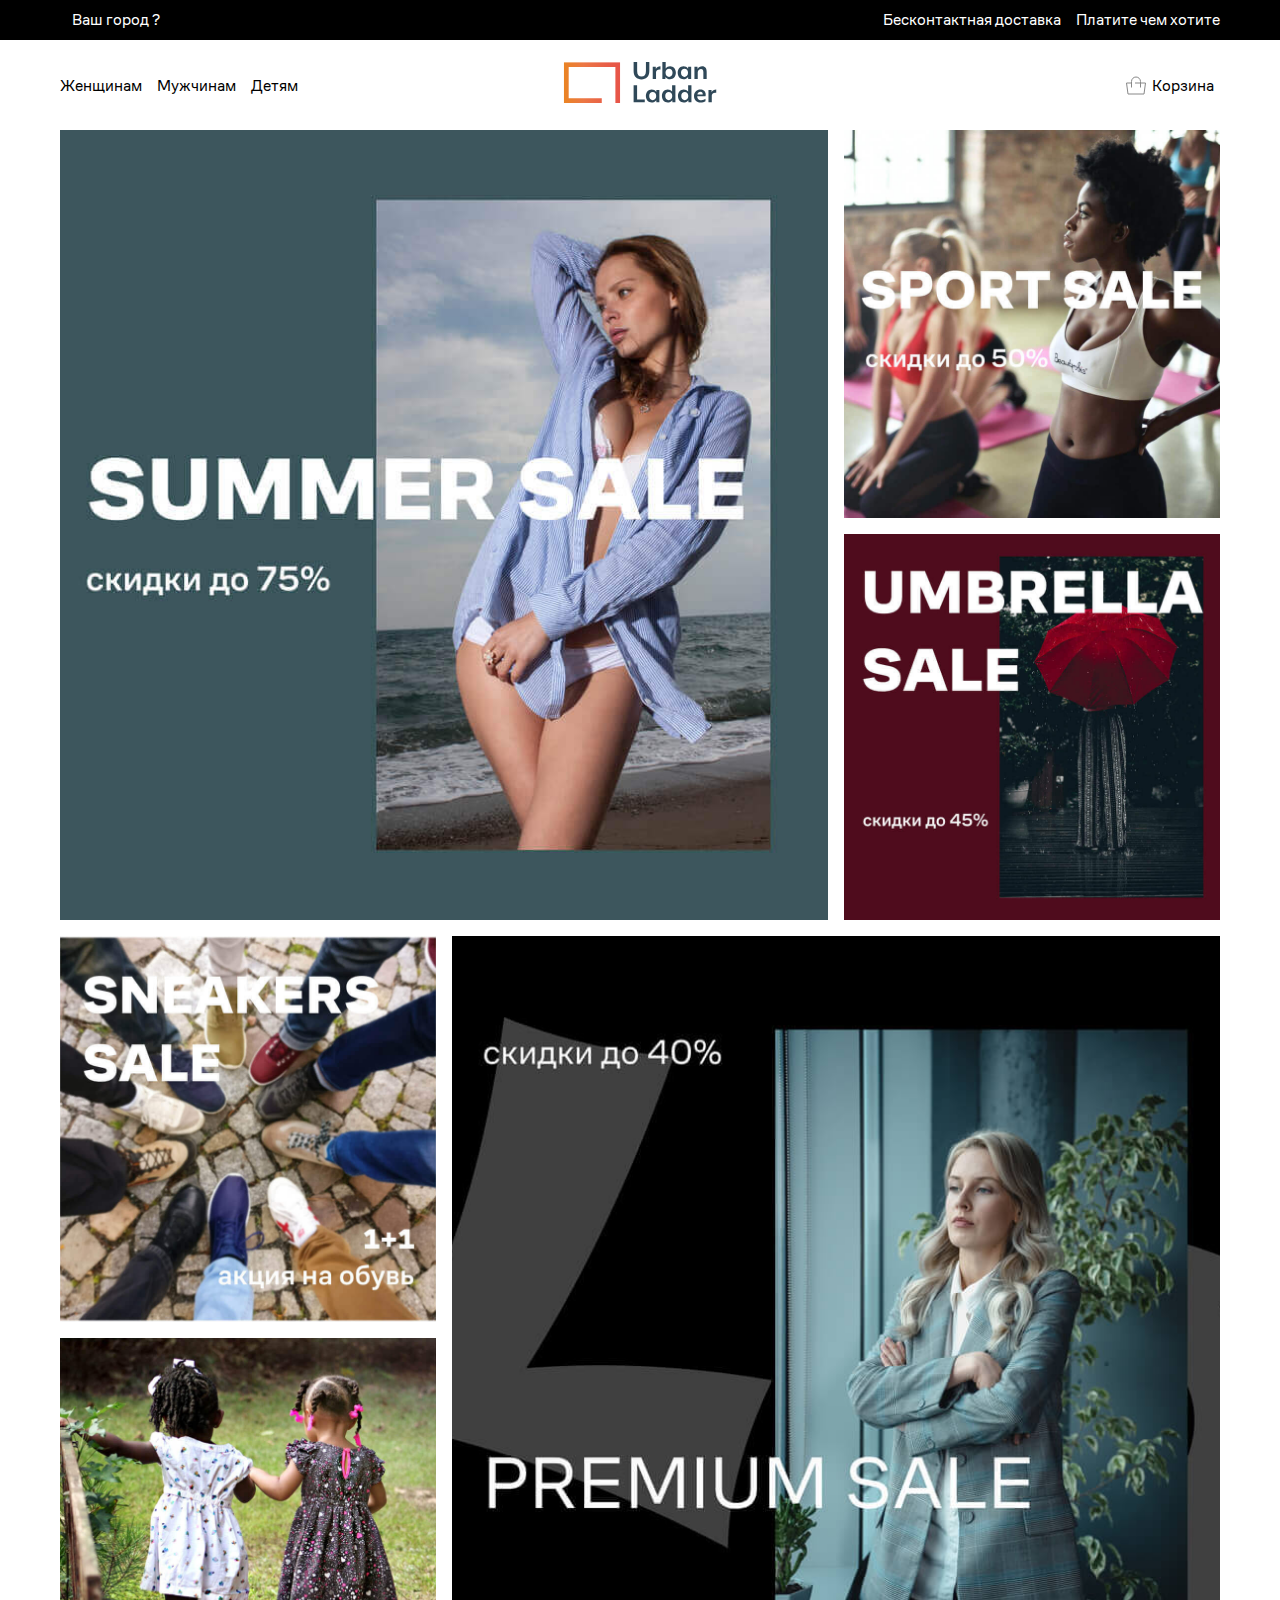
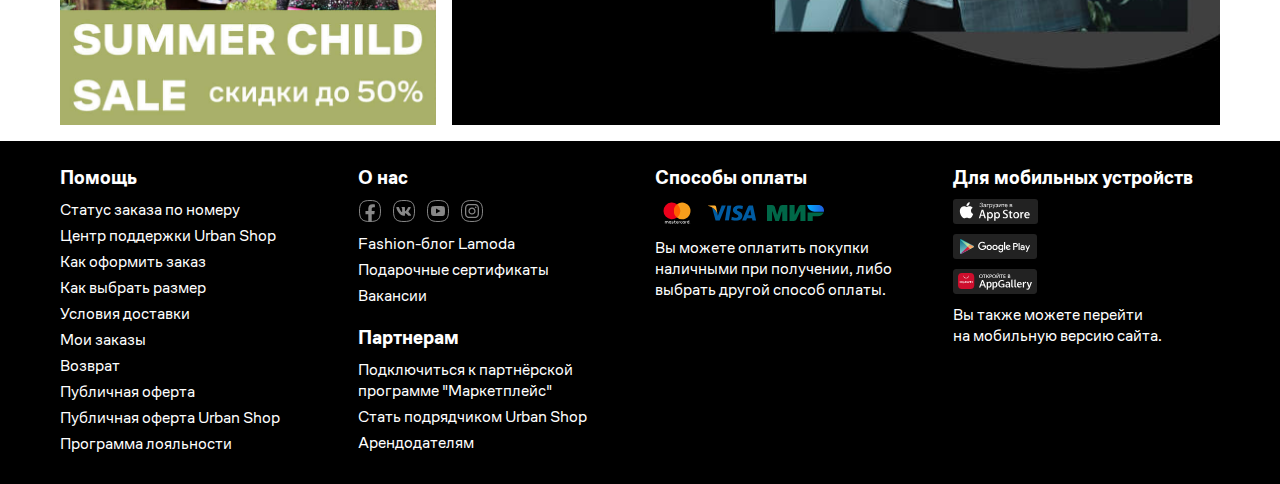
<file: index.html>
<!DOCTYPE html>
<html lang="en">

<head>
    <meta charset="UTF-8">
    <meta http-equiv="X-UA-Compatible" content="IE=edge">
    <meta name="viewport" content="width=device-width, initial-scale=1.0">

    <link rel="apple-touch-icon" sizes="180x180" href="favicon/apple-touch-icon.png">
    <link rel="icon" type="image/png" sizes="32x32" href="favicon/favicon-32x32.png">
    <link rel="icon" type="image/png" sizes="16x16" href="favicon/favicon-16x16.png">
    <link rel="manifest" href="favicon/site.webmanifest">
    <link rel="mask-icon" href="favicon/safari-pinned-tab.svg" color="#5bbad5">
    <meta name="msapplication-TileColor" content="#ffc40d">
    <meta name="theme-color" content="#ffffff">

    <link rel="preload" href="fonts/CoFoSans-Bold.woff2" as="font" type="font/woff2" crossorigin>
    <link rel="preload" href="fonts/CoFoSans-Black.woff2" as="font" type="font/woff2" crossorigin>
    <link rel="preload" href="fonts/CoFoSans-Regular.woff2" as="font" type="font/woff2" crossorigin>
    <link rel="preload" href="fonts/CoFoSans-Medium.woff2" as="font" type="font/woff2" crossorigin>

    <link rel="stylesheet" href="styles/style.min.css">
    <title>Urban Shop</title>
    <script src="js/main.js" defer></script>
</head>

<body>
    <header class="header">
        <div class="container">
            <div class="header__wrapper">
                <button class="header__city-button">Ваш город ?</button>
                <div class="header__right-block">
                    <p class="header__delivery">Бесконтактная доставка</p>
                    <p class="header__pay">Платите чем хотите</p>
                </div>
            </div>
        </div>
    </header>
    <main>
        <section class="subheader">
            <div class="container">
                <div class="subheader__wrapper">
                    <nav class="subheader__navigation navigation">
                        <ul class="navigation__list">
                            <li class="navigation__item"><a class="navigation__link" href="goods.html#women">Женщинам</a></li>
                            <li class="navigation__item"><a class="navigation__link" href="goods.html#men">Мужчинам</a></li>
                            <li class="navigation__item"><a class="navigation__link" href="goods.html#kids">Детям</a></li>
                        </ul>
                    </nav>
                    <a class="subheader__logo"><img src="image/logo.svg" alt="Компания Lomoda"></a>
                    <button class="subheader__cart">Корзина</button>
                </div>
            </div>
        </section>
        <section class="promo">
            <div class="container">
                <ul class="promo__grid">
                    <li class="promo__grid-item promo__grid-item__big"><img class="promo__grid-image" src="image/beach.jpg" alt=""></li>
                    <li class="promo__grid-item promo__grid-item__small"><img class="promo__grid-image" src="image/sport.jpg" alt=""></li>
                    <li class="promo__grid-item promo__grid-item__small"><img class="promo__grid-image" src="image/umbrella.jpg" alt=""></li>
                </ul>

                <ul class="promo__grid promo__grid-reverse">
                    <li class="promo__grid-reverse-item promo__grid-reverse-item__big"><img class="promo__grid-image" src="image/premium.jpg" alt=""></li>
                    <li class="promo__grid-reverse-item promo__grid-reverse-item__small"><img class="promo__grid-image" src="image/sneakers.jpg" alt=""></li>
                    <li class="promo__grid-reverse-item promo__grid-reverse-item__small"><img class="promo__grid-image" src="image/child.jpg" alt=""></li>
                </ul>
            </div>
        </section>
    </main>
    <footer class="footer">
        <div class="container footer__columns">
            <div class="footer__column">
                <h3 class="footer__column-title">Помощь</h3>
                <ul class="footer__column-list">
                    <li class="footer__column-item"><a class="footer__link" href="#">Статус заказа по номеру</a></li>
                    <li class="footer__column-item"><a class="footer__link" href="#">Центр поддержки Urban Shop</a></li>
                    <li class="footer__column-item"><a class="footer__link" href="#">Как оформить заказ</a></li>
                    <li class="footer__column-item"><a class="footer__link" href="#">Как выбрать размер</a></li>
                    <li class="footer__column-item"><a class="footer__link" href="#">Условия доставки</a></li>
                    <li class="footer__column-item"><a class="footer__link" href="#">Мои заказы</a></li>
                    <li class="footer__column-item"><a class="footer__link" href="#">Возврат</a></li>
                    <li class="footer__column-item"><a class="footer__link" href="#">Публичная оферта</a></li>
                    <li class="footer__column-item"><a class="footer__link" href="#">Публичная оферта Urban Shop</a></li>
                    <li class="footer__column-item"><a class="footer__link" href="#">Программа лояльности</a></li>
                </ul>
            </div>

            <div class="footer__column">
                <h3 class="footer__column-title">О нас</h3>
                <ul class="footer__column-list">
                    <li class="footer__column-item">
                        <ul class="footer__column-icons">
                            <li><a target="_blank" href="#" class="footer__social-item footer__social-item_fb"></a></li>
                            <li><a target="_blank" href="#" class="footer__social-item footer__social-item_vk"></a></li>
                            <li><a target="_blank" href="#" class="footer__social-item footer__social-item_yt"></a></li>
                            <li><a target="_blank" href="#" class="footer__social-item footer__social-item_ig"></a></li>
                        </ul>
                    </li>
                    <li class="footer__column-item"><a class="link footer__link" href="#">Fashion-блог Lamoda</a></li>
                    <li class="footer__column-item"><a class="link footer__link" href="#">Подарочные сертификаты </a></li>
                    <li class="footer__column-item"><a class="link footer__link" href="#" target="_blank">Вакансии</a></li>
                </ul>

                <h3 class="footer__column-title">Партнерам</h3>
                <ul class="footer__column-list">
                    <li class="footer__column-item"><a class="link footer__link" href="#">Подключиться к партнёрской программе "Маркетплейс"</a></li>
                    <li class="footer__column-item"><a class="link footer__link" href="#">Стать подрядчиком Urban Shop</a></li>
                    <li class="footer__column-item"><a class="link footer__link" href="#">Арендодателям</a></li>
                </ul>
            </div>
            <div class="footer__column">
                <div class="footer__column-item">
                    <h3 class="footer__column-title">Способы оплаты</h3>
                    <ul class="footer__column-icons">
                        <li class="footer__column-icon footer__icon-mastercard"></li>
                        <li class="footer__column-icon footer__icon-visa"></li>
                        <li class="footer__column-icon footer__icon-mir"></li>
                    </ul>
                </div>
                <p class="footer__column-item footer__text">

                    Вы можете оплатить покупки<br>наличными при получении, либо<br>выбрать
                    <a class="inline-link" href="#">другой способ оплаты</a>.

                </p>
            </div>
            <div class="footer__column">
                <h3 class="footer__column-title">Для мобильных устройств</h3>
                <ul class="footer__column-icons footer__column-icons__app">
                    <li><a target="_blank" class="footer__block-icon footer__icon-appstore" href="#"></a></li>
                    <li><a target="_blank" class="footer__block-icon footer__icon-googleplay" href="#"></a></li>
                    <li><a target="_blank" class="footer__block-icon footer__icon-huaweistore" href="#"></a></li>
                </ul>
                <p class="footer__column-item footer__text">Вы также можете перейти<br>на <a href="#" class="inline-link js-mobile-version">мобильную версию сайта</a>.</p>
            </div>
        </div>
    </footer>

    <div class="cart-overlay"> <!-- cart-overlay-open -->
        <div class="cart">
            <h2 class="cart__title">Корзина</h2>
            <div class="cart__table-wrapper">

                <table class="cart__table">
                    <colgroup class="cart__col">
                        <col class="cart__col-number">
                        <col class="cart__col-name">
                        <col class="cart__col-color">
                        <col class="cart__col-size">
                        <col class="cart__col-price">
                        <col class="cart__col-delete">
                    </colgroup>
                    <thead>
                        <tr>
                            <th class="cart__title-number">#</th>
                            <th>Наименование</th>
                            <th>Цвет</th>
                            <th>Размер</th>
                            <th>Цена</th>
                            <th></th>
                        </tr>
                    </thead>
                    <tbody class="cart__list-goods">
                        <!-- Формирование корзины -->
                    </tbody>
                    <tfoot>
                        <tr>
                            <th colspan="3">
                                <div class="cart__wrapper-promo">
                                    <label for="promo">Промо-код:</label>
                                    <input class="cart__promo" id="promo" type="text">
                                </div>

                            </th>
                            <th>Итого:</th>
                            <th class="cart__total-cost" colspan="2"></th>
                        </tr>
                    </tfoot>
                </table>

            </div>
            <button class="cart__btn-buy">Оформить</button>
            <button class="cart__btn-close"></button>
        </div>
    </div>


</body>

</html>
</file>
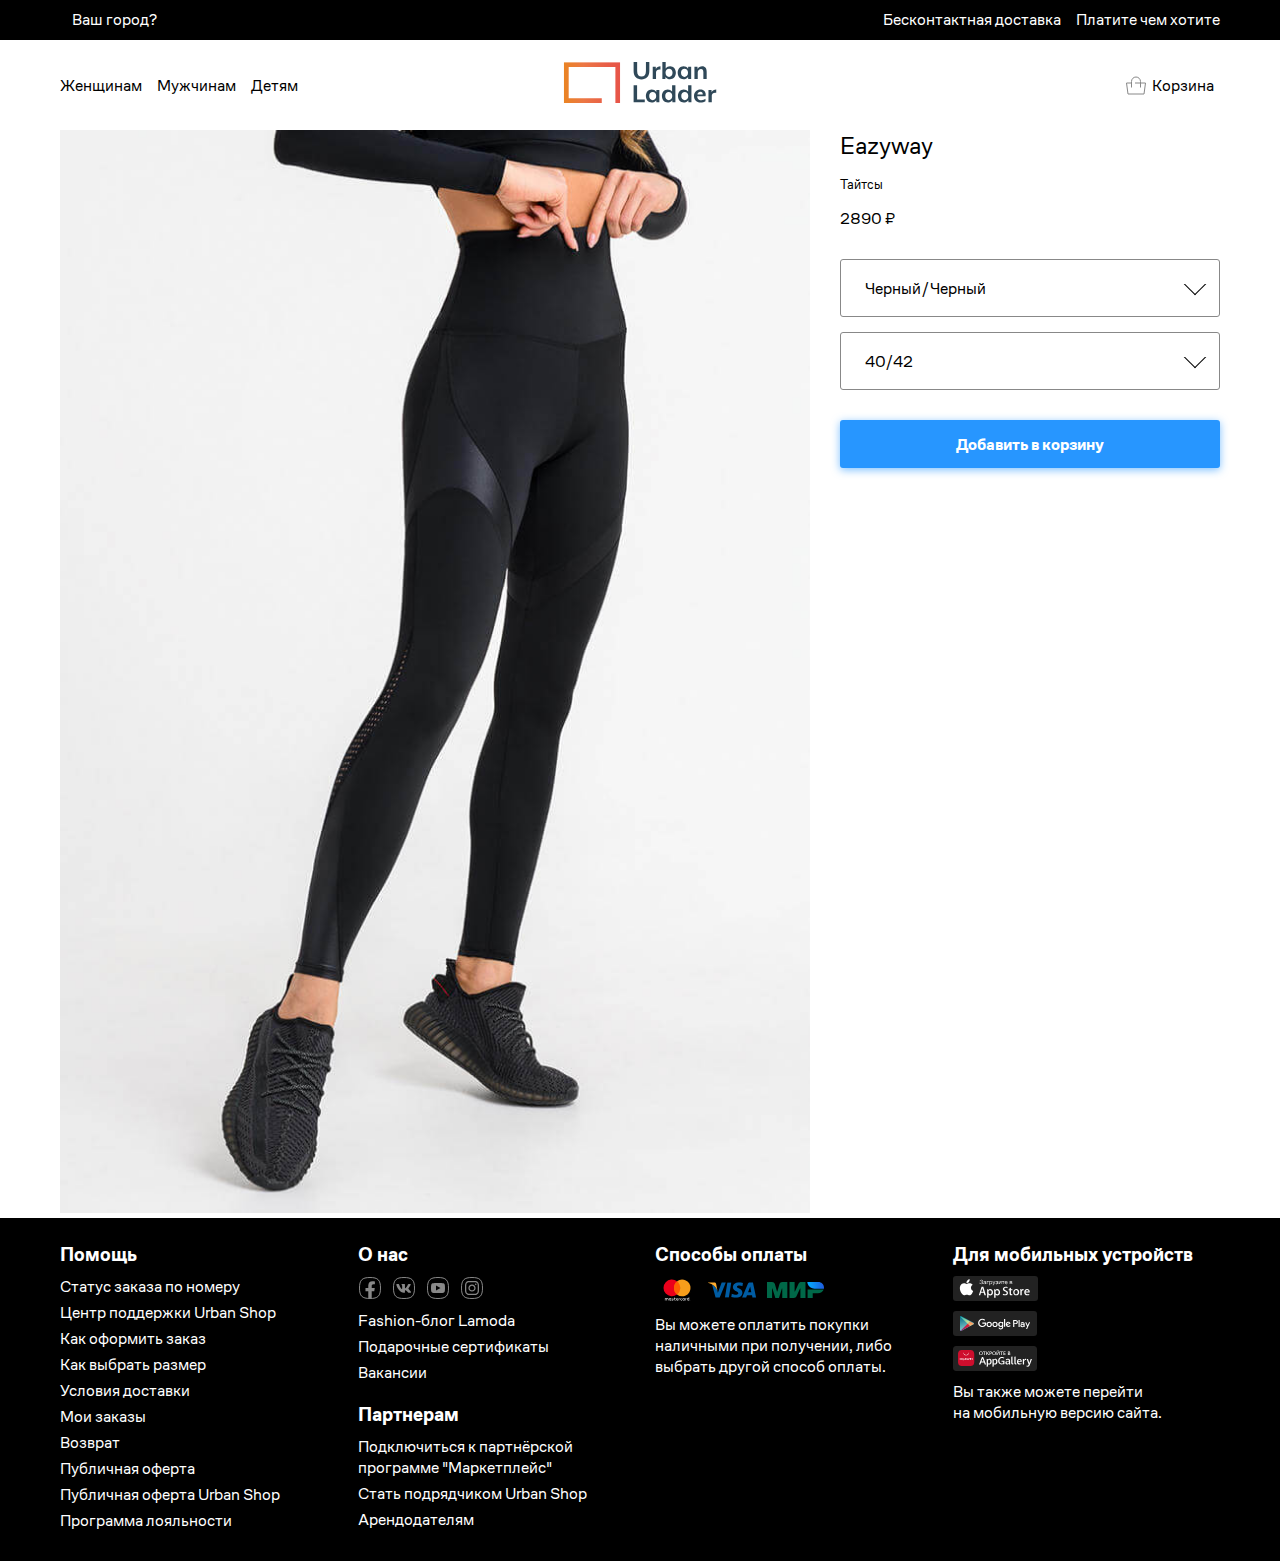
<file: card-good.html>
<!DOCTYPE html>
<html lang="en">

<head>
    <meta charset="UTF-8">
    <meta http-equiv="X-UA-Compatible" content="IE=edge">
    <meta name="viewport" content="width=device-width, initial-scale=1.0">

    <link rel="apple-touch-icon" sizes="180x180" href="favicon/apple-touch-icon.png">
    <link rel="icon" type="image/png" sizes="32x32" href="favicon/favicon-32x32.png">
    <link rel="icon" type="image/png" sizes="16x16" href="favicon/favicon-16x16.png">
    <link rel="manifest" href="favicon/site.webmanifest">
    <link rel="mask-icon" href="favicon/safari-pinned-tab.svg" color="#5bbad5">
    <meta name="msapplication-TileColor" content="#ffc40d">
    <meta name="theme-color" content="#ffffff">

    <link rel="preload" href="fonts/CoFoSans-Bold.woff2" as="font" type="font/woff2" crossorigin>
    <link rel="preload" href="fonts/CoFoSans-Black.woff2" as="font" type="font/woff2" crossorigin>
    <link rel="preload" href="fonts/CoFoSans-Regular.woff2" as="font" type="font/woff2" crossorigin>
    <link rel="preload" href="fonts/CoFoSans-Medium.woff2" as="font" type="font/woff2" crossorigin>

    <link rel="stylesheet" href="styles/style.min.css">
    <title>Urban Shop</title>
    <script src="js/main.js" defer></script>
</head>

<body>
    <header class="header">
        <div class="container">
            <div class="header__wrapper">
                <button class="header__city-button">Ваш город?</button>
                <div class="header__right-block">
                    <p class="header__delivery">Бесконтактная доставка</p>
                    <p class="header__pay">Платите чем хотите</p>
                </div>
            </div>
        </div>
    </header>
    <main>
        <section class="subheader">
            <div class="container">
                <div class="subheader__wrapper">
                    <nav class="subheader__navigation navigation">
                        <ul class="navigation__list">
                            <li class="navigation__item"><a class="navigation__link" href="goods.html#women">Женщинам</a></li>
                            <li class="navigation__item"><a class="navigation__link" href="goods.html#men">Мужчинам</a></li>
                            <li class="navigation__item"><a class="navigation__link" href="goods.html#kids">Детям</a></li>
                        </ul>
                    </nav>
                    <a href="index.html" class="subheader__logo"><img src="image/logo.svg" alt="Urban Shop"></a>
                    <button class="subheader__cart">Корзина</button>
                </div>
            </div>
        </section>
        <section class="card-good">
            <div class="container card-good__wrapper">
                <div class="card-good__image-wrapper">
                    <img class="card-good__image" src="" alt="">
                </div>
                <div class="card-good__description">
                    <h2 class="card-good__title-wrapper">
                        <p class="card-good__brand"></p>
                        <p class="card-good__title"></p>
                    </h2>
                    <p class="card-good__price"></p>

                    <div class="card-good__color-wrapper card-good__select__wrapper">
                        <button class="card-good__color card-good__select"></button>
                        <ul class="card-good__color-list card-good__select-list">
                            <!-- Селекты цвета из базы данных -->
                        </ul>
                    </div>
                    
                    <div class="card-good__sizes-wrapper card-good__select__wrapper">
                        <button class="card-good__sizes card-good__select"></button>
                        <ul class="card-good__sizes-list card-good__select-list">
                            <!-- Селекты размера из базы данных -->
                        </ul>
                    </div>
                    
                    <button class="card-good__buy">Добавить в корзину</button>
                </div>
            </div>


        </section>

    </main>
    <footer class="footer">
        <div class="container footer__columns">
            <div class="footer__column">
                <h3 class="footer__column-title">Помощь</h3>
                <ul class="footer__column-list">
                    <li class="footer__column-item"><a class="footer__link" href="#">Статус заказа по номеру</a></li>
                    <li class="footer__column-item"><a class="footer__link" href="#">Центр поддержки Urban Shop</a></li>
                    <li class="footer__column-item"><a class="footer__link" href="#">Как оформить заказ</a></li>
                    <li class="footer__column-item"><a class="footer__link" href="#">Как выбрать размер</a></li>
                    <li class="footer__column-item"><a class="footer__link" href="#">Условия доставки</a></li>
                    <li class="footer__column-item"><a class="footer__link" href="#">Мои заказы</a></li>
                    <li class="footer__column-item"><a class="footer__link" href="#">Возврат</a></li>
                    <li class="footer__column-item"><a class="footer__link" href="#">Публичная оферта</a></li>
                    <li class="footer__column-item"><a class="footer__link" href="#">Публичная оферта Urban Shop</a></li>
                    <li class="footer__column-item"><a class="footer__link" href="#">Программа лояльности</a></li>
                </ul>
            </div>

            <div class="footer__column">
                <h3 class="footer__column-title">О нас</h3>
                <ul class="footer__column-list">
                    <li class="footer__column-item">
                        <ul class="footer__column-icons">
                            <li><a target="_blank" href="#" class="footer__social-item footer__social-item_fb"></a></li>
                            <li><a target="_blank" href="#" class="footer__social-item footer__social-item_vk"></a></li>
                            <li><a target="_blank" href="#" class="footer__social-item footer__social-item_yt"></a></li>
                            <li><a target="_blank" href="#" class="footer__social-item footer__social-item_ig"></a></li>
                        </ul>
                    </li>
                    <li class="footer__column-item"><a class="link footer__link" href="#">Fashion-блог Lamoda</a></li>
                    <li class="footer__column-item"><a class="link footer__link" href="#">Подарочные сертификаты </a></li>
                    <li class="footer__column-item"><a class="link footer__link" href="#" target="_blank">Вакансии</a></li>
                </ul>

                <h3 class="footer__column-title">Партнерам</h3>
                <ul class="footer__column-list">
                    <li class="footer__column-item"><a class="link footer__link" href="#">Подключиться к партнёрской программе "Маркетплейс"</a></li>
                    <li class="footer__column-item"><a class="link footer__link" href="#">Стать подрядчиком Urban Shop</a></li>
                    <li class="footer__column-item"><a class="link footer__link" href="#">Арендодателям</a></li>
                </ul>
            </div>
            <div class="footer__column">
                <div class="footer__column-item">
                    <h3 class="footer__column-title">Способы оплаты</h3>
                    <ul class="footer__column-icons">
                        <li class="footer__column-icon footer__icon-mastercard"></li>
                        <li class="footer__column-icon footer__icon-visa"></li>
                        <li class="footer__column-icon footer__icon-mir"></li>
                    </ul>
                </div>
                <p class="footer__column-item footer__text">

                    Вы можете оплатить покупки<br>наличными при получении, либо<br>выбрать
                    <a class="inline-link" href="#">другой способ оплаты</a>.

                </p>
            </div>
            <div class="footer__column">
                <h3 class="footer__column-title">Для мобильных устройств</h3>
                <ul class="footer__column-icons footer__column-icons__app">
                    <li><a target="_blank" class="footer__block-icon footer__icon-appstore" href="#"></a></li>
                    <li><a target="_blank" class="footer__block-icon footer__icon-googleplay" href="#"></a></li>
                    <li><a target="_blank" class="footer__block-icon footer__icon-huaweistore" href="#"></a></li>
                </ul>
                <p class="footer__column-item footer__text">Вы также можете перейти<br>на <a href="#" class="inline-link js-mobile-version">мобильную версию сайта</a>.</p>
            </div>
        </div>
    </footer>

    <div class="cart-overlay"> <!-- cart-overlay-open -->
        <div class="cart">
            <h2 class="cart__title">Корзина</h2>
            <div class="cart__table-wrapper">

                <table class="cart__table">
                    <colgroup class="cart__col">
                        <col class="cart__col-number">
                        <col class="cart__col-name">
                        <col class="cart__col-color">
                        <col class="cart__col-size">
                        <col class="cart__col-price">
                        <col class="cart__col-delete">
                    </colgroup>
                    <thead>
                        <tr>
                            <th class="cart__title-number">#</th>
                            <th>Наименование</th>
                            <th>Цвет</th>
                            <th>Размер</th>
                            <th>Цена</th>
                            <th></th>
                        </tr>
                    </thead>
                    <tbody class="cart__list-goods">
                        <tr>
                            <td>1</td>
                            <td>New Balance Леггинсы NB Essentials Botanical Legging</td>
                            <td>-</td>
                            <td>42/44</td>
                            <td>2999 &#8381;</td>
                            <td><button class="btn-delete">&times;</button></td>
                        </tr>
                        <tr>
                            <td>2</td>
                            <td>Adidas Костюм спортивный W TS CO ENERGIZ</td>
                            <td>-</td>
                            <td>42/44</td>
                            <td>7999 &#8381;</td>
                            <td><button class="btn-delete">&times;</button></td>
                        </tr>
                        <tr>
                            <td>3</td>
                            <td>Befree Топ Exclusive online</td>
                            <td>Фиолетовый</td>
                            <td>42</td>
                            <td>599 &#8381;</td>
                            <td><button class="btn-delete">&times;</button></td>
                        </tr>
                    </tbody>
                    <tfoot>
                        <tr>
                            <th colspan="3">
                                <div class="cart__wrapper-promo">
                                    <label for="promo">Промо-код:</label>
                                    <input class="cart__promo" id="promo" type="text">
                                </div>

                            </th>
                            <th>Итого:</th>
                            <th class="cart__total-cost" colspan="2">11597 &#8381;</th>
                        </tr>
                    </tfoot>
                </table>

            </div>
            <button class="cart__btn-buy">Оформить</button>
            <button class="cart__btn-close"></button>
        </div>
    </div>

</body>

</html>
</file>
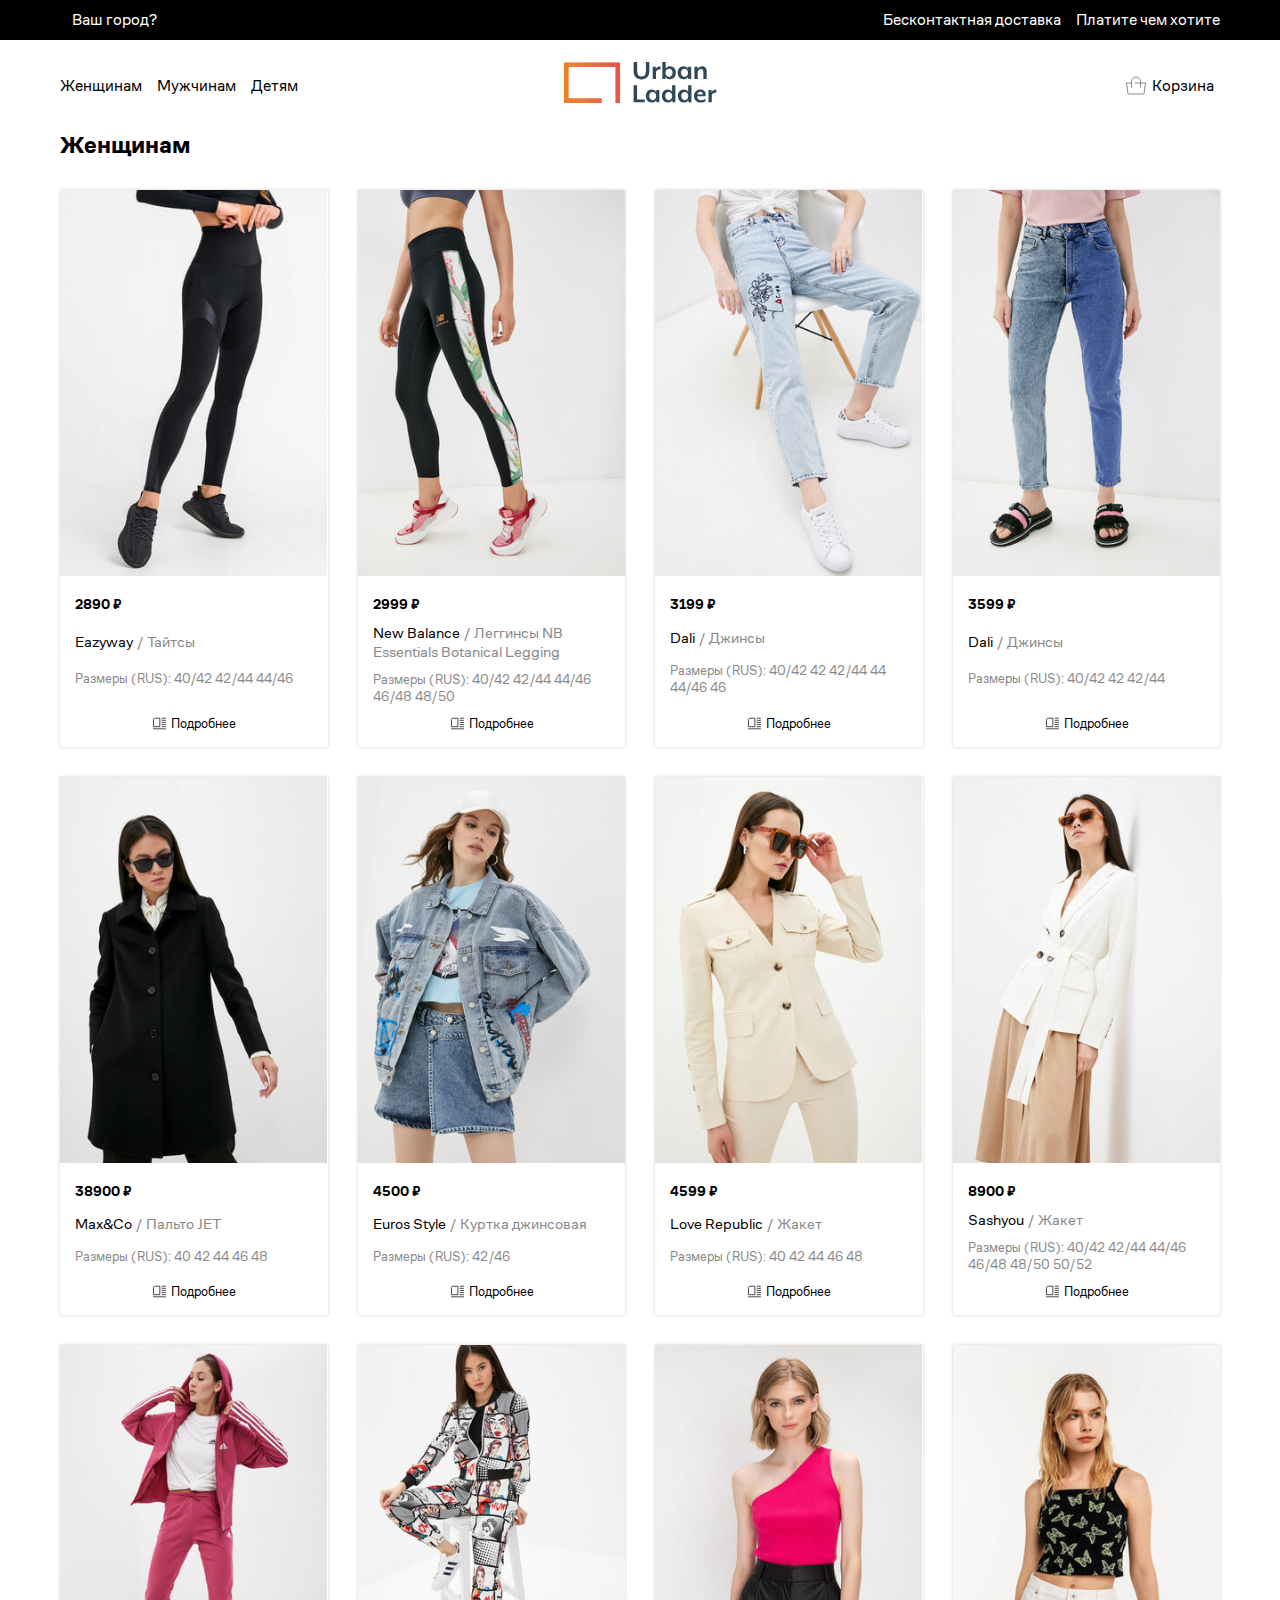
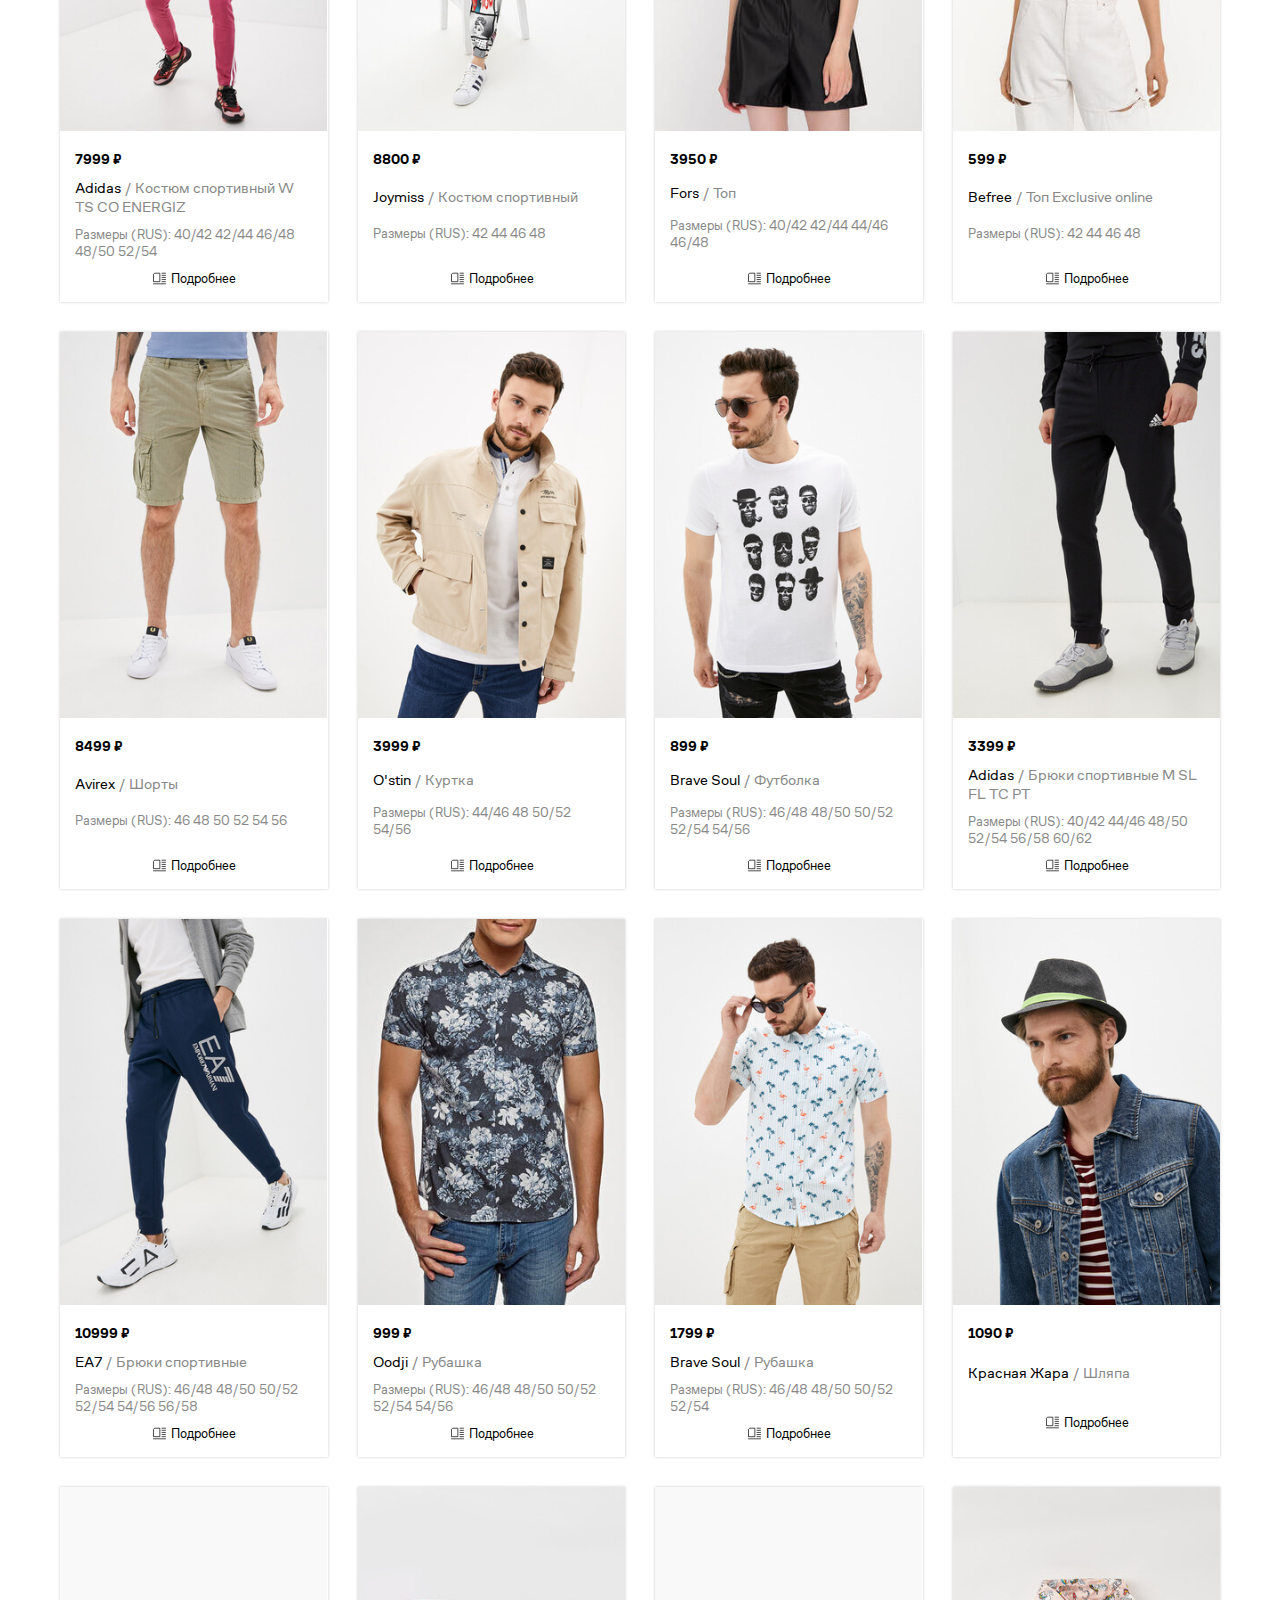
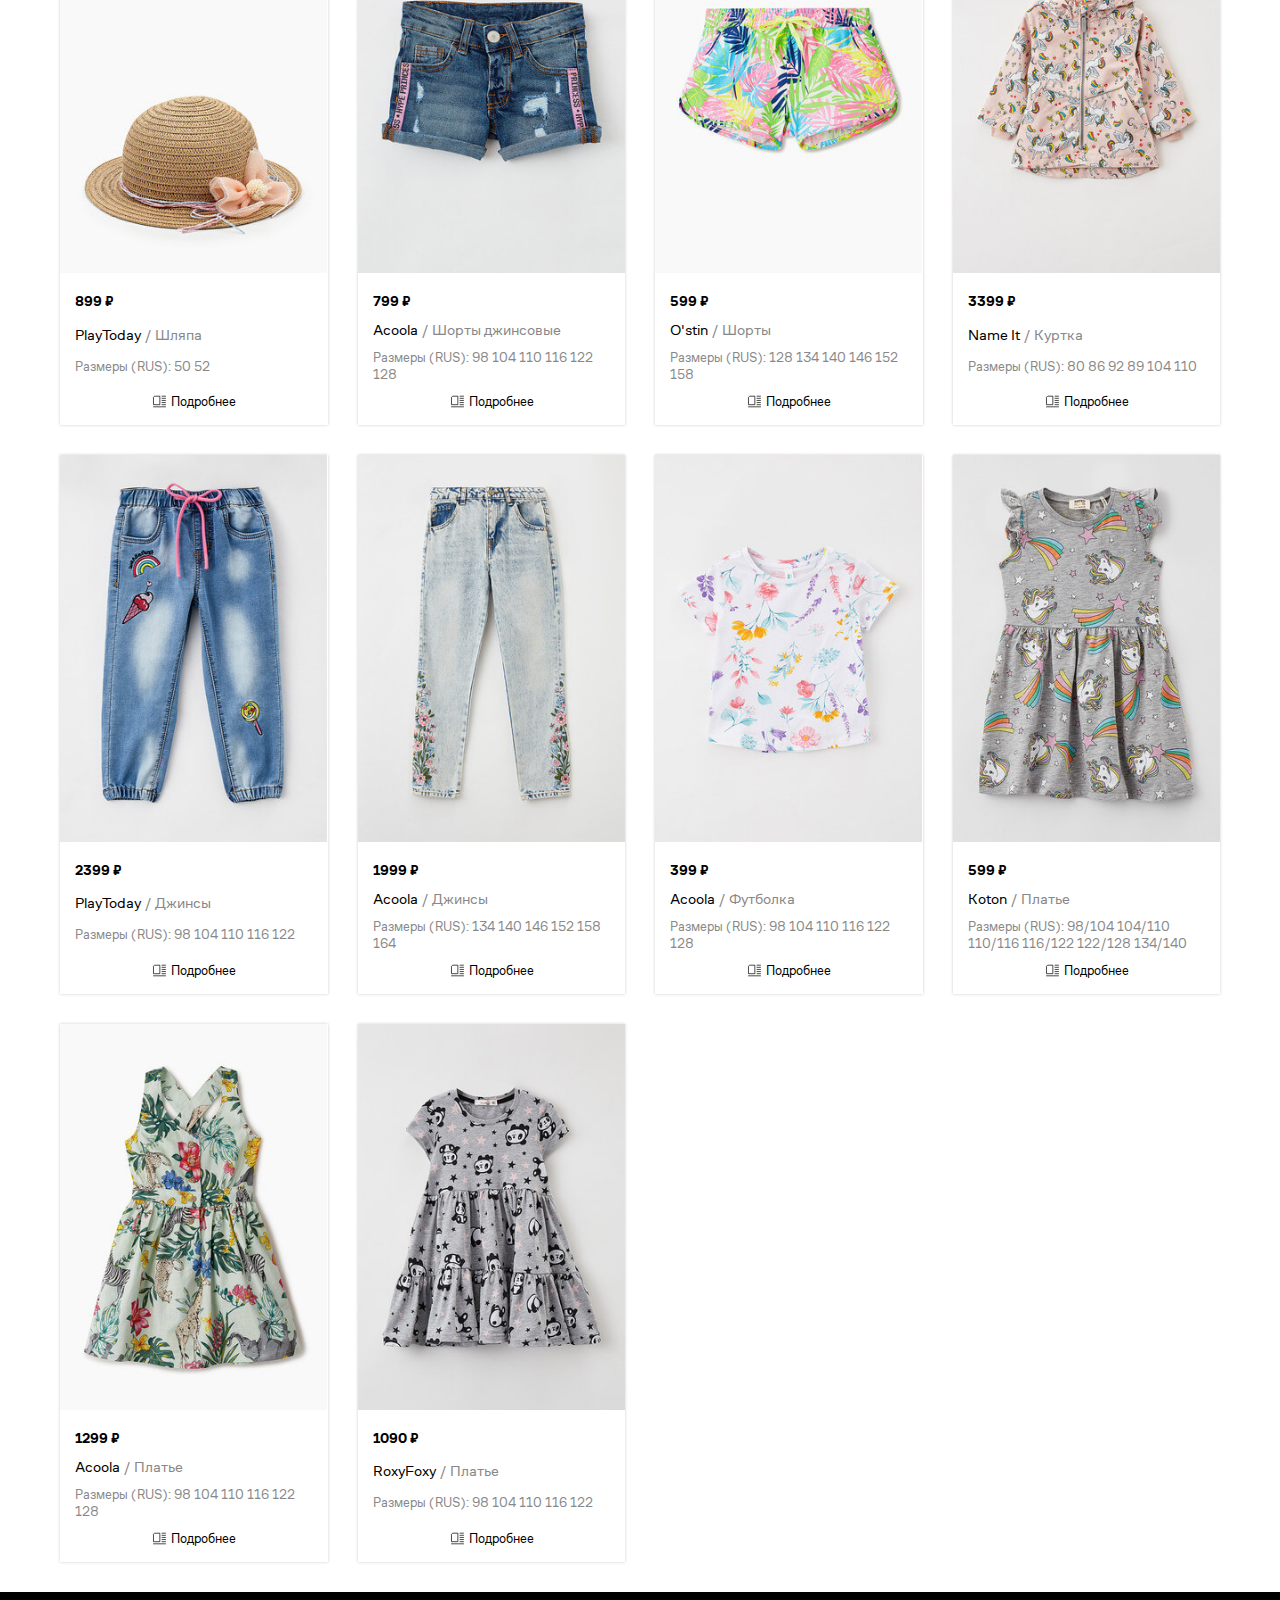
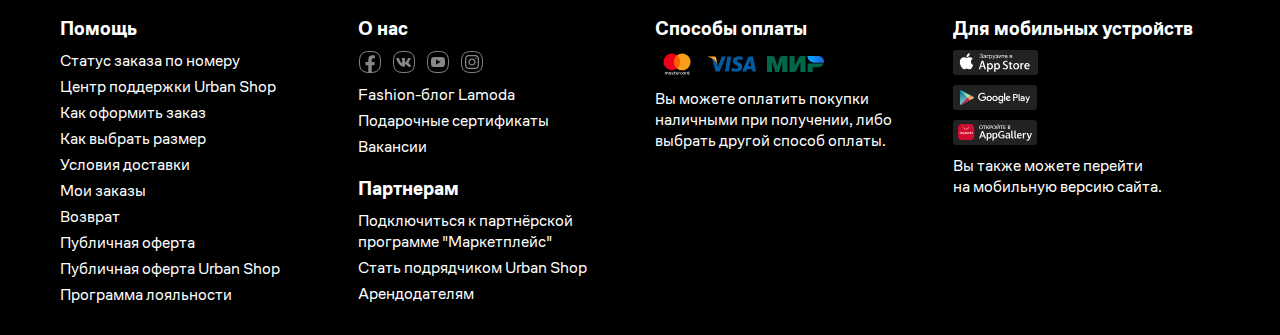
<file: goods.html>
<!DOCTYPE html>
<html lang="en">

<head>
    <meta charset="UTF-8">
    <meta http-equiv="X-UA-Compatible" content="IE=edge">

    <link rel="icon" type="image/png" href="./images/favicon/favicon.png">

    <link rel="preload" href="fonts/CoFoSans-Bold.woff2" as="font" type="font/woff2" crossorigin>
    <link rel="preload" href="fonts/CoFoSans-Black.woff2" as="font" type="font/woff2" crossorigin>
    <link rel="preload" href="fonts/CoFoSans-Regular.woff2" as="font" type="font/woff2" crossorigin>
    <link rel="preload" href="fonts/CoFoSans-Medium.woff2" as="font" type="font/woff2" crossorigin>

    <link rel="stylesheet" href="styles/style.min.css">
    <title>Urban Shop</title>
    <script src="js/main.js" defer></script>
</head>

<body>
    <header class="header">
        <div class="container">
            <div class="header__wrapper">
                <button class="header__city-button">Ваш город?</button>
                <div class="header__right-block">
                    <p class="header__delivery">Бесконтактная доставка</p>
                    <p class="header__pay">Платите чем хотите</p>
                </div>
            </div>
        </div>
    </header>
    <main>
        <section class="subheader">
            <div class="container">
                <div class="subheader__wrapper">
                    <nav class="subheader__navigation navigation">
                        <ul class="navigation__list">
                            <li class="navigation__item"><a class="navigation__link" href="goods.html#women">Женщинам</a></li>
                            <li class="navigation__item"><a class="navigation__link" href="goods.html#men">Мужчинам</a></li>
                            <li class="navigation__item"><a class="navigation__link" href="goods.html#kids">Детям</a></li>
                        </ul>
                    </nav>
                    <a href="index.html" class="subheader__logo"><img src="images/svg/logo.svg" alt="Urban Shop"></a>
                    <button class="subheader__cart">Корзина</button>
                </div>
            </div>
        </section>
        <section class="goods">
            <div class="container">
                <h2 class="goods__title">Мужчинам</h2>
                <ul class="goods__list">
                    <!-- Содержимое из базы данных -->
                </ul>
            </div>


        </section>

    </main>
    <footer class="footer">
        <div class="container footer__columns">
            <div class="footer__column">
                <h3 class="footer__column-title">Помощь</h3>
                <ul class="footer__column-list">
                    <li class="footer__column-item"><a class="footer__link" href="#">Статус заказа по номеру</a></li>
                    <li class="footer__column-item"><a class="footer__link" href="#">Центр поддержки Urban Shop</a></li>
                    <li class="footer__column-item"><a class="footer__link" href="#">Как оформить заказ</a></li>
                    <li class="footer__column-item"><a class="footer__link" href="#">Как выбрать размер</a></li>
                    <li class="footer__column-item"><a class="footer__link" href="#">Условия доставки</a></li>
                    <li class="footer__column-item"><a class="footer__link" href="#">Мои заказы</a></li>
                    <li class="footer__column-item"><a class="footer__link" href="#">Возврат</a></li>
                    <li class="footer__column-item"><a class="footer__link" href="#">Публичная оферта</a></li>
                    <li class="footer__column-item"><a class="footer__link" href="#">Публичная оферта Urban Shop</a></li>
                    <li class="footer__column-item"><a class="footer__link" href="#">Программа лояльности</a></li>
                </ul>
            </div>

            <div class="footer__column">
                <h3 class="footer__column-title">О нас</h3>
                <ul class="footer__column-list">
                    <li class="footer__column-item">
                        <ul class="footer__column-icons">
                            <li><a target="_blank" href="#" class="footer__social-item footer__social-item_fb"></a></li>
                            <li><a target="_blank" href="#" class="footer__social-item footer__social-item_vk"></a></li>
                            <li><a target="_blank" href="#" class="footer__social-item footer__social-item_yt"></a></li>
                            <li><a target="_blank" href="#" class="footer__social-item footer__social-item_ig"></a></li>
                        </ul>
                    </li>
                    <li class="footer__column-item"><a class="link footer__link" href="#">Fashion-блог Lamoda</a></li>
                    <li class="footer__column-item"><a class="link footer__link" href="#">Подарочные сертификаты </a></li>
                    <li class="footer__column-item"><a class="link footer__link" href="#" target="_blank">Вакансии</a></li>
                </ul>

                <h3 class="footer__column-title">Партнерам</h3>
                <ul class="footer__column-list">
                    <li class="footer__column-item"><a class="link footer__link" href="#">Подключиться к партнёрской программе "Маркетплейс"</a></li>
                    <li class="footer__column-item"><a class="link footer__link" href="#">Стать подрядчиком Urban Shop</a></li>
                    <li class="footer__column-item"><a class="link footer__link" href="#">Арендодателям</a></li>
                </ul>
            </div>
            <div class="footer__column">
                <div class="footer__column-item">
                    <h3 class="footer__column-title">Способы оплаты</h3>
                    <ul class="footer__column-icons">
                        <li class="footer__column-icon footer__icon-mastercard"></li>
                        <li class="footer__column-icon footer__icon-visa"></li>
                        <li class="footer__column-icon footer__icon-mir"></li>
                    </ul>
                </div>
                <p class="footer__column-item footer__text">

                    Вы можете оплатить покупки<br>наличными при получении, либо<br>выбрать
                    <a class="inline-link" href="#">другой способ оплаты</a>.

                </p>
            </div>
            <div class="footer__column">
                <h3 class="footer__column-title">Для мобильных устройств</h3>
                <ul class="footer__column-icons footer__column-icons__app">
                    <li><a target="_blank" class="footer__block-icon footer__icon-appstore" href="#"></a></li>
                    <li><a target="_blank" class="footer__block-icon footer__icon-googleplay" href="#"></a></li>
                    <li><a target="_blank" class="footer__block-icon footer__icon-huaweistore" href="#"></a></li>
                </ul>
                <p class="footer__column-item footer__text">Вы также можете перейти<br>на <a href="#" class="inline-link js-mobile-version">мобильную версию сайта</a>.</p>
            </div>
        </div>
    </footer>


    <div class="cart-overlay"> <!-- cart-overlay-open -->
        <div class="cart">
            <h2 class="cart__title">Корзина</h2>
            <div class="cart__table-wrapper">

                <table class="cart__table">
                    <colgroup class="cart__col">
                        <col class="cart__col-number">
                        <col class="cart__col-name">
                        <col class="cart__col-color">
                        <col class="cart__col-size">
                        <col class="cart__col-price">
                        <col class="cart__col-delete">
                    </colgroup>
                    <thead>
                        <tr>
                            <th class="cart__title-number">#</th>
                            <th>Наименование</th>
                            <th>Цвет</th>
                            <th>Размер</th>
                            <th>Цена</th>
                            <th></th>
                        </tr>
                    </thead>
                    <tbody class="cart__list-goods">
                        <tr>
                            <td>1</td>
                            <td>New Balance Леггинсы NB Essentials Botanical Legging</td>
                            <td>-</td>
                            <td>42/44</td>
                            <td>2999 &#8381;</td>
                            <td><button class="btn-delete">&times;</button></td>
                        </tr>
                        <tr>
                            <td>2</td>
                            <td>Adidas Костюм спортивный W TS CO ENERGIZ</td>
                            <td>-</td>
                            <td>42/44</td>
                            <td>7999 &#8381;</td>
                            <td><button class="btn-delete">&times;</button></td>
                        </tr>
                        <tr>
                            <td>3</td>
                            <td>Befree Топ Exclusive online</td>
                            <td>Фиолетовый</td>
                            <td>42</td>
                            <td>599 &#8381;</td>
                            <td><button class="btn-delete">&times;</button></td>
                        </tr>
                    </tbody>
                    <tfoot>
                        <tr>
                            <th colspan="3">
                                <div class="cart__wrapper-promo">
                                    <label for="promo">Промо-код:</label>
                                    <input class="cart__promo" id="promo" type="text">
                                </div>

                            </th>
                            <th>Итого:</th>
                            <th class="cart__total-cost" colspan="2">11597 &#8381;</th>
                        </tr>
                    </tfoot>
                </table>

            </div>
            <button class="cart__btn-buy">Оформить</button>
            <button class="cart__btn-close"></button>
        </div>
    </div>

</body>

</html>
</file>
<file: styles/style.min.css>
@font-face{font-family:'CoFo Sans';src:local("CoFo Sans Bold"),local("CoFoSans-Bold"),url("../fonts/CoFoSans-Bold.woff2") format("woff2"),url("../fonts/CoFoSans-Bold.woff") format("woff");font-weight:bold;font-display:swap}@font-face{font-family:'CoFo Sans';src:local("CoFo Sans Black"),local("CoFoSans-Black"),url("../fonts/CoFoSans-Black.woff2") format("woff2"),url("../fonts/CoFoSans-Black.woff") format("woff");font-weight:900;font-display:swap}@font-face{font-family:'CoFo Sans';src:local("CoFo Sans"),local("CoFoSans-Regular"),url("../fonts/CoFoSans-Regular.woff2") format("woff2"),url("../fonts/CoFoSans-Regular.woff") format("woff");font-weight:normal;font-display:swap}@font-face{font-family:'CoFo Sans';src:local("CoFo Sans Medium"),local("CoFoSans-Medium"),url("../fonts/CoFoSans-Medium.woff2") format("woff2"),url("../fonts/CoFoSans-Medium.woff") format("woff");font-weight:500;font-display:swap}:root{-webkit-box-sizing:border-box;box-sizing:border-box}*,*::before,*::after{-webkit-box-sizing:inherit;box-sizing:inherit}body{min-width:320px;min-height:100vh;margin:0;background-color:#fff;font-family:"CoFo Sans", Arial, sans-serif;font-size:16px;font-weight:400;color:black}button,input,optgroup,select,textarea{font:inherit;margin:0}img{max-width:100%;height:auto}a{text-decoration:none;color:inherit}ul,ol{list-style:none}h1,h2,h3,h4,p,ul,ol,figure,figcaption{padding:0;margin:0}.container{max-width:1200px;margin:0 auto;padding:0 20px}.visually-hidden{position:absolute !important;clip:rect(1px 1px 1px 1px);clip:rect(1px, 1px, 1px, 1px);padding:0 !important;border:0 !important;height:1px !important;width:1px !important;overflow:hidden}.clearfix::after{content:"";display:table;clear:both}button{cursor:pointer}.header{background-color:#000;color:#fff}.header__wrapper{display:-webkit-box;display:-ms-flexbox;display:flex;-webkit-box-pack:justify;-ms-flex-pack:justify;justify-content:space-between;-webkit-box-align:center;-ms-flex-align:center;align-items:center;height:40px;line-height:40px}.header__city-button{background-color:transparent;color:inherit;padding:0 12px;border:none;height:100%;-webkit-transition:background-color 0.3s;transition:background-color 0.3s}.header__city-button:hover{background-color:#0060d2}@media (max-width: 480px){.header__city-button{margin:0 auto}}.header__right-block{display:-webkit-box;display:-ms-flexbox;display:flex;gap:15px;height:100%}@media (max-width: 480px){.header__right-block{display:none}}.header__pay,.header__delivery{-ms-flex-item-align:center;-ms-grid-row-align:center;align-self:center;height:100%;cursor:pointer;-webkit-transition:background-color 0.3s;transition:background-color 0.3s}.header__pay:hover,.header__delivery:hover{background-color:#0060d2}@media (max-width: 768px){.header__pay,.header__delivery{display:none}}.header__birthday{display:-webkit-box;display:-ms-flexbox;display:flex;padding:8px 24px;-webkit-box-align:center;-ms-flex-align:center;align-items:center;background-color:#f93c00;max-height:100%}.header__birthday-img{max-height:100%}.header__birthday *:not(:last-child){margin-right:5px}.subheader{min-height:90px}@media (max-width: 768px){.subheader{padding-top:30px}}.subheader__wrapper{position:relative;display:-ms-grid;display:grid;-ms-grid-columns:(1fr)[3];grid-template-columns:repeat(3, 1fr);-webkit-box-align:center;-ms-flex-align:center;align-items:center;-webkit-box-pack:justify;-ms-flex-pack:justify;justify-content:space-between;min-height:90px}@media (max-width: 768px){.subheader__wrapper{-ms-grid-columns:(1fr)[2];grid-template-columns:repeat(2, 1fr)}}.subheader__logo{display:block;max-width:180px;-ms-grid-column-align:center;justify-self:center}@media (max-width: 768px){.subheader__navigation{-webkit-box-ordinal-group:0;-ms-flex-order:-1;order:-1;-ms-grid-column:1;-ms-grid-column-span:2;grid-column:1 / 3}}.subheader__cart{display:block;-ms-grid-column-align:end;justify-self:end;background-color:transparent;background-image:url("../image/cart.svg");background-repeat:no-repeat;background-position:left;padding-left:28px;border:none}.navigation__list{display:-webkit-box;display:-ms-flexbox;display:flex;gap:15px}@media (max-width: 768px){.navigation__list{-webkit-box-pack:center;-ms-flex-pack:center;justify-content:center}}.promo__grid-image{width:100%;height:100%;-o-object-position:center;object-position:center;-o-object-fit:cover;object-fit:cover}.promo__grid{display:-ms-grid;display:grid;gap:16px;margin-bottom:16px}.promo__grid-item__big{-ms-grid-column:1;-ms-grid-column-span:2;grid-column:1/3;-ms-grid-row:1;-ms-grid-row-span:2;grid-row:1/3}.promo__grid-item__small{-ms-grid-column:3;-ms-grid-column-span:1;grid-column:3/4}.promo__grid-reverse-item__big{-ms-grid-column:2;-ms-grid-column-span:2;grid-column:2/4;-ms-grid-row:1;-ms-grid-row-span:2;grid-row:1/3}.promo__grid-reverse-item__small{-ms-grid-column:1;-ms-grid-column-span:1;grid-column:1/2}@media (max-width: 768px){.promo__grid-item__small{-ms-grid-column:1;-ms-grid-column-span:1;grid-column:1/2}.promo__grid-item__small:nth-child(odd){-ms-grid-column:2;-ms-grid-column-span:1;grid-column:2/3}.promo__grid-reverse-item__big{-ms-grid-column:1;-ms-grid-column-span:2;grid-column:1/3}.promo__grid-reverse-item__small{-ms-grid-column:1;-ms-grid-column-span:1;grid-column:1/2}.promo__grid-reverse-item__small:nth-child(odd){-ms-grid-column:2;-ms-grid-column-span:1;grid-column:2/3}}@media (max-width: 550px){.promo__grid-item__big{-ms-grid-column:1;-ms-grid-column-span:2;grid-column:1/3}.promo__grid-item__small{-ms-grid-column:1;-ms-grid-column-span:2;grid-column:1/3}.promo__grid-item__small:nth-child(odd){-ms-grid-column:1;-ms-grid-column-span:2;grid-column:1/3}.promo__grid-reverse-item__big{-ms-grid-column:1;-ms-grid-column-span:2;grid-column:1/3}.promo__grid-reverse-item__small{-ms-grid-column:1;-ms-grid-column-span:2;grid-column:1/3}.promo__grid-reverse-item__small:nth-child(odd){-ms-grid-column:1;-ms-grid-column-span:2;grid-column:1/3}}.goods{padding-bottom:30px}.goods__title{margin-bottom:30px}@media (max-width: 480px){.goods__title{text-align:center}}.goods__list{display:-ms-grid;display:grid;gap:30px;-ms-grid-columns:(1fr)[4];grid-template-columns:repeat(4, 1fr)}@media (max-width: 1024px){.goods__list{-ms-grid-columns:(1fr)[3];grid-template-columns:repeat(3, 1fr)}}@media (max-width: 768px){.goods__list{-ms-grid-columns:(1fr)[2];grid-template-columns:repeat(2, 1fr)}}@media (max-width: 480px){.goods__list{-ms-grid-columns:1fr;grid-template-columns:1fr}}.goods__item{-ms-grid-column-align:center;justify-self:center}.good{-webkit-box-shadow:0px 0px 3px #ccc;box-shadow:0px 0px 3px #ccc;height:100%;display:-webkit-box;display:-ms-flexbox;display:flex;-webkit-box-orient:vertical;-webkit-box-direction:normal;-ms-flex-direction:column;flex-direction:column}.good:hover{-webkit-box-shadow:0px 0px 5px #aaa;box-shadow:0px 0px 5px #aaa}@media (max-width: 480px){.good{max-width:320px}}.good__price{font-weight:700;margin-bottom:10px;text-align:left}.good__title{font-weight:400;margin-bottom:10px;text-align:left}.good__title__grey{color:#888}.good__sizes{margin-bottom:10px;color:#888;text-align:left}.good__link{-ms-flex-item-align:end;-ms-grid-row-align:end;align-self:end;background-image:url("../image/more.svg");background-size:contain;background-repeat:no-repeat;background-position:left;margin:0 auto;padding-left:20px}.good__description{display:-ms-grid;display:grid;-ms-grid-columns:1fr;grid-template-columns:1fr;-ms-grid-rows:(auto)[4];grid-template-rows:repeat(4, auto);-webkit-box-pack:end;-ms-flex-pack:end;justify-content:end;height:100%;padding:15px;text-align:center;font-size:13px}.card-good__wrapper{display:-webkit-box;display:-ms-flexbox;display:flex;gap:30px}@media (max-width: 968px){.card-good__wrapper{-webkit-box-pack:center;-ms-flex-pack:center;justify-content:center;-ms-flex-wrap:wrap;flex-wrap:wrap}}.card-good__image-wrapper{max-width:750px}.card-good__description{-webkit-box-flex:1;-ms-flex-positive:1;flex-grow:1;max-width:750px;-ms-flex-preferred-size:280px;flex-basis:280px}@media (max-width: 968px){.card-good__description{display:-ms-grid;display:grid;gap:20px}}.card-good__brand{font-size:24px;font-weight:400;line-height:32px;margin-bottom:15px}.card-good__title-wrapper{margin-bottom:15px}.card-good__title{font-size:13px;font-weight:400;line-height:16px}.card-good__select__wrapper{position:relative}.card-good__select{position:relative;padding:8px 24px;text-align:left;background-color:transparent;width:100%;height:58px;border:1px solid #888;border-radius:3px}.card-good__select:after{content:'';position:absolute;right:16px;top:50%;height:16px;width:16px;margin-top:-4px;-webkit-transform:translateY(-50%) rotate(-45deg);transform:translateY(-50%) rotate(-45deg);border-style:solid;border-color:transparent transparent #000 #000;border-width:1px;z-index:1;-webkit-transition:border-color 0.2s ease-in-out, margin-top 0.2s ease-in-out;transition:border-color 0.2s ease-in-out, margin-top 0.2s ease-in-out}.card-good__select__open{border-bottom-color:#ccc;border-bottom-left-radius:0;border-bottom-right-radius:0}.card-good__select__open:after{margin-top:6px;border-color:#000 #000 transparent transparent}.card-good__select__open+.card-good__select-list{display:block}.card-good__select-list{display:none;position:absolute;max-height:150px;overflow:auto;width:100%;z-index:10;background-color:#fff;border:1px solid #000;border-top-color:#ccc;padding:0}.card-good__select-item{padding:8px}.card-good__select-item:hover{background-color:#ccc}@media (max-width: 968px){.card-good__title-wrapper{-ms-grid-column:1;-ms-grid-column-span:1;grid-column:1/2;-ms-grid-row:1;-ms-grid-row-span:1;grid-row:1/2}}@media (max-width: 520px){.card-good__title-wrapper{grid-column:auto;grid-row:auto}}.card-good__price{margin-bottom:30px}@media (max-width: 968px){.card-good__price{-ms-grid-column:2;-ms-grid-column-span:1;grid-column:2/3;-ms-grid-row:1;-ms-grid-row-span:1;grid-row:1/2}}@media (max-width: 520px){.card-good__price{grid-column:auto;grid-row:auto}}.card-good__color-wrapper{margin-bottom:15px}@media (max-width: 968px){.card-good__color-wrapper{margin-bottom:0;-ms-grid-column:3;-ms-grid-column-span:1;grid-column:3/4;-ms-grid-row:1;-ms-grid-row-span:1;grid-row:1/2}}@media (max-width: 520px){.card-good__color-wrapper{grid-column:auto;grid-row:auto}}.card-good__sizes-wrapper{margin-bottom:30px}@media (max-width: 968px){.card-good__sizes-wrapper{margin-bottom:0;-ms-grid-column:3;-ms-grid-column-span:1;grid-column:3/4;-ms-grid-row:2;-ms-grid-row-span:1;grid-row:2/3}}@media (max-width: 520px){.card-good__sizes-wrapper{grid-column:auto;grid-row:auto}}.card-good__buy{width:100%;height:48px;border:none;padding:10px 15px;border-radius:3px;color:#fff;background-color:#2796FF;-webkit-box-shadow:0 2px 8px 0 rgba(39,150,255,0.6);box-shadow:0 2px 8px 0 rgba(39,150,255,0.6);font-weight:700;font-size:16px;margin-bottom:32px}@media (max-width: 968px){.card-good__buy{-ms-grid-column:1;-ms-grid-column-span:2;grid-column:1/3;-ms-grid-row:3;-ms-grid-row-span:1;grid-row:3/4}}@media (max-width: 520px){.card-good__buy{grid-column:auto;grid-row:auto}}.cart-overlay{display:none;-webkit-box-pack:center;-ms-flex-pack:center;justify-content:center;-webkit-box-align:center;-ms-flex-align:center;align-items:center;position:fixed;top:0;left:0;bottom:0;right:0;width:100%;height:100vh;z-index:1000;overflow-y:auto;background:rgba(0,0,0,0.5);-webkit-backdrop-filter:blur(3px);backdrop-filter:blur(3px);-webkit-animation:fadeIn 300ms ease-in-out;animation:fadeIn 300ms ease-in-out}.cart-overlay-open{display:-webkit-box;display:-ms-flexbox;display:flex}.cart{position:relative;max-width:100%;min-height:200px;border-radius:8px;border:none;padding:30px;background-color:#000;color:#fff;font-weight:300}.cart__table-wrapper{overflow-y:auto;max-width:100%}.cart__table{border-collapse:collapse;table-layout:fixed;margin-bottom:30px}.cart__col-name{min-width:230px}.cart__col-price{min-width:100px}.cart__title{text-align:left;font-size:32px;margin-bottom:15px}.cart th,.cart td{border:1px solid #fff;padding:5px 10px}.cart__title-number{text-align:left}.cart__cell-wrapper{display:-webkit-box;display:-ms-flexbox;display:flex;width:100%}.cart__promo{-webkit-box-flex:1;-ms-flex-positive:1;flex-grow:1}.cart__btn-buy{width:100%;height:48px;border:none;padding:10px 15px;border-radius:3px;color:#fff;background-color:#2796FF;-webkit-box-shadow:0 2px 8px 0 rgba(39,150,255,0.6);box-shadow:0 2px 8px 0 rgba(39,150,255,0.6);font-weight:700;font-size:16px;margin-bottom:32px}.cart__btn-close{position:absolute;top:0;right:0;width:3em;height:3em;color:inherit;background:transparent;border:none;cursor:pointer;outline:none}.cart__btn-close::before,.cart__btn-close::after{content:"";display:block;position:absolute;top:50%;right:5px;left:5px;border-bottom:1px solid white;-webkit-transform:rotate(45deg);transform:rotate(45deg)}.cart__btn-close::after{-webkit-transform:rotate(-45deg);transform:rotate(-45deg)}.cart__btn-close:focus::before,.cart__btn-close:hover::before,.cart__btn-close:focus::after,.cart__btn-close:hover::after{border-color:#f93c00}.btn-delete{background-color:transparent;border:none;color:#fff;font-weight:700}.btn-delete:hover{color:#f93c00;text-shadow:0 0 3px #f93c00}@-webkit-keyframes fadeIn{from{opacity:0}to{opacity:1}}@keyframes fadeIn{from{opacity:0}to{opacity:1}}.footer{padding:25px 0;background-color:#000;color:#fff}.footer__columns{display:-ms-grid;display:grid;-webkit-box-pack:justify;-ms-flex-pack:justify;justify-content:space-between;gap:30px;-ms-grid-columns:(1fr)[4];grid-template-columns:repeat(4, 1fr)}@media (max-width: 1096px){.footer__columns{-ms-grid-columns:(1fr)[2];grid-template-columns:repeat(2, 1fr)}}@media (max-width: 520px){.footer__columns{-ms-grid-columns:1fr;grid-template-columns:1fr}}.footer__column-title{margin-bottom:10px}.footer__column-list:not(:last-child){margin-bottom:20px}.footer__column-item{margin-bottom:5px}.footer__column-icons{display:-webkit-box;display:-ms-flexbox;display:flex;-webkit-box-align:center;-ms-flex-align:center;align-items:center;gap:10px;margin-bottom:10px}.footer__column-icons__app{-webkit-box-orient:vertical;-webkit-box-direction:normal;-ms-flex-direction:column;flex-direction:column;-webkit-box-align:start;-ms-flex-align:start;align-items:flex-start}.footer__social-item{display:block;width:24px;height:24px;background-position:center;background-size:contain;background-repeat:no-repeat}.footer__social-item_fb{background-image:url(../image/facebook.svg)}.footer__social-item_fb:hover{background-image:url(../image/facebook_hover.svg)}.footer__social-item_vk{background-image:url(../image/vk.svg)}.footer__social-item_vk:hover{background-image:url(../image/vk_hover.svg)}.footer__social-item_yt{background-image:url(../image/youtube.svg)}.footer__social-item_yt:hover{background-image:url(../image/youtube_hover.svg)}.footer__social-item_ig{background-image:url(../image/instagram.svg)}.footer__social-item_ig:hover{background-image:url(../image/instagram_hover.svg)}.footer__column-icon{display:block;background-position:center;background-size:contain;background-repeat:no-repeat}.footer__icon-mastercard{width:43px;height:28px;background-image:url(../image/footer__icon-mastercard.svg)}.footer__icon-visa{width:49px;height:16px;background-image:url(../image/footer__icon-visa.svg)}.footer__icon-mir{width:57px;height:16px;background-image:url(../image/footer__icon-mir.svg)}.footer__block-icon{display:block;width:85px;height:25px;background-position:center;background-size:contain;background-repeat:no-repeat}.footer__icon-appstore{background-image:url(../image/footer__icon-appstore.svg)}.footer__icon-googleplay{background-image:url(../image/footer__icon-googleplay.svg)}.footer__icon-huaweistore{background-image:url(../image/footer__icon-huaweistore.svg)}
/*# sourceMappingURL=style.min.css.map */
</file>
